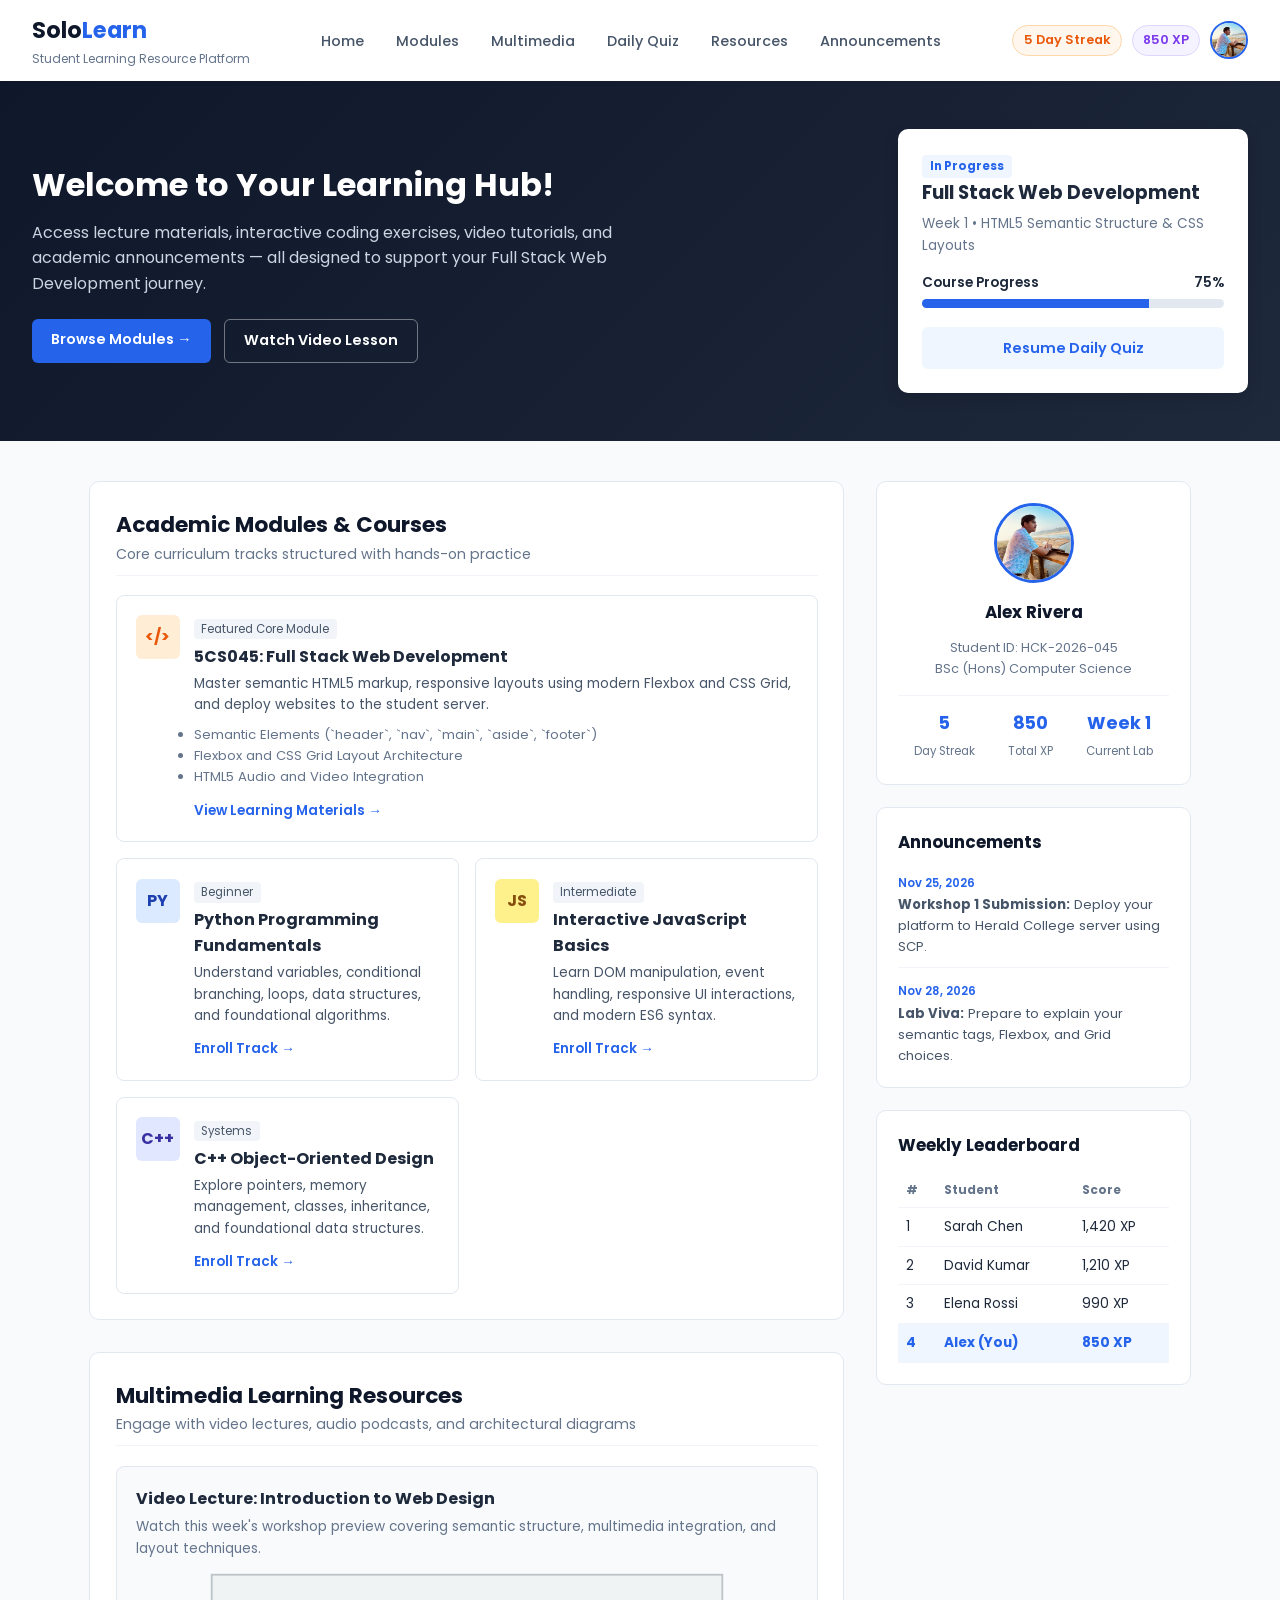
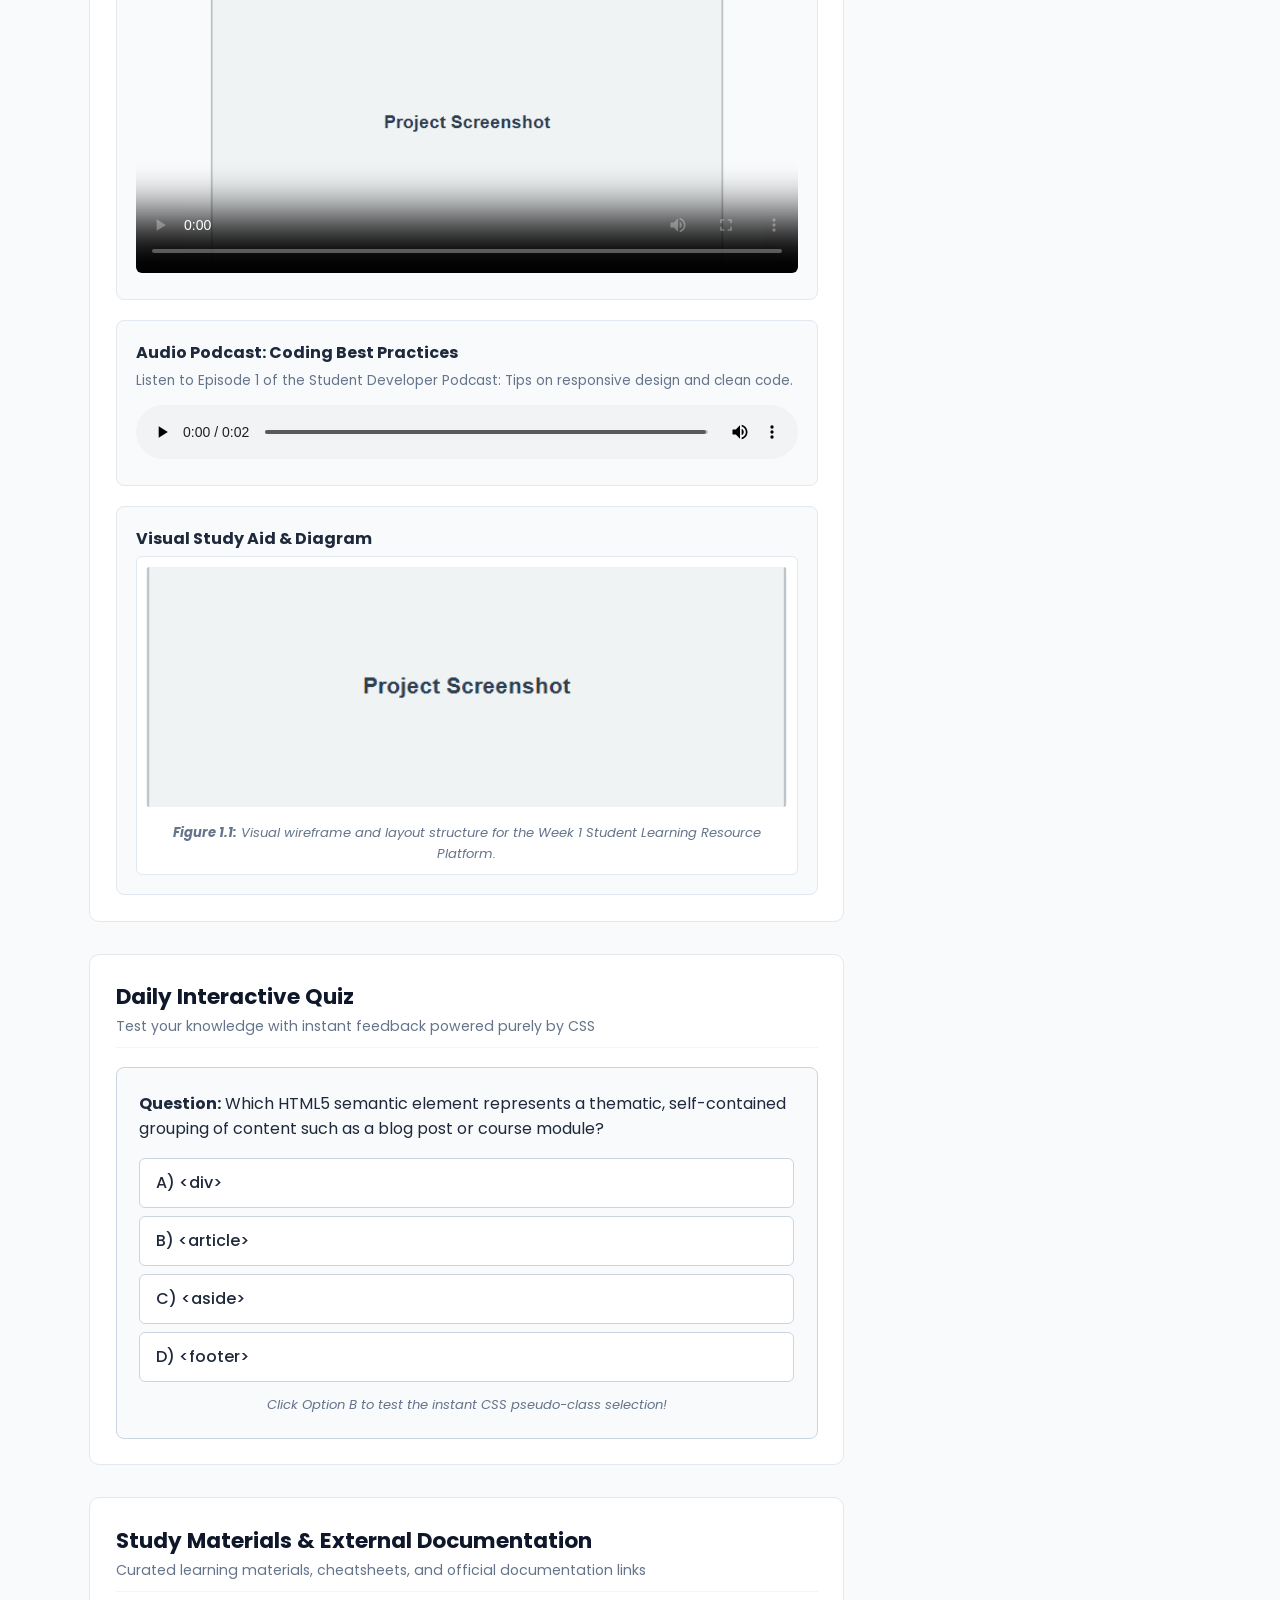
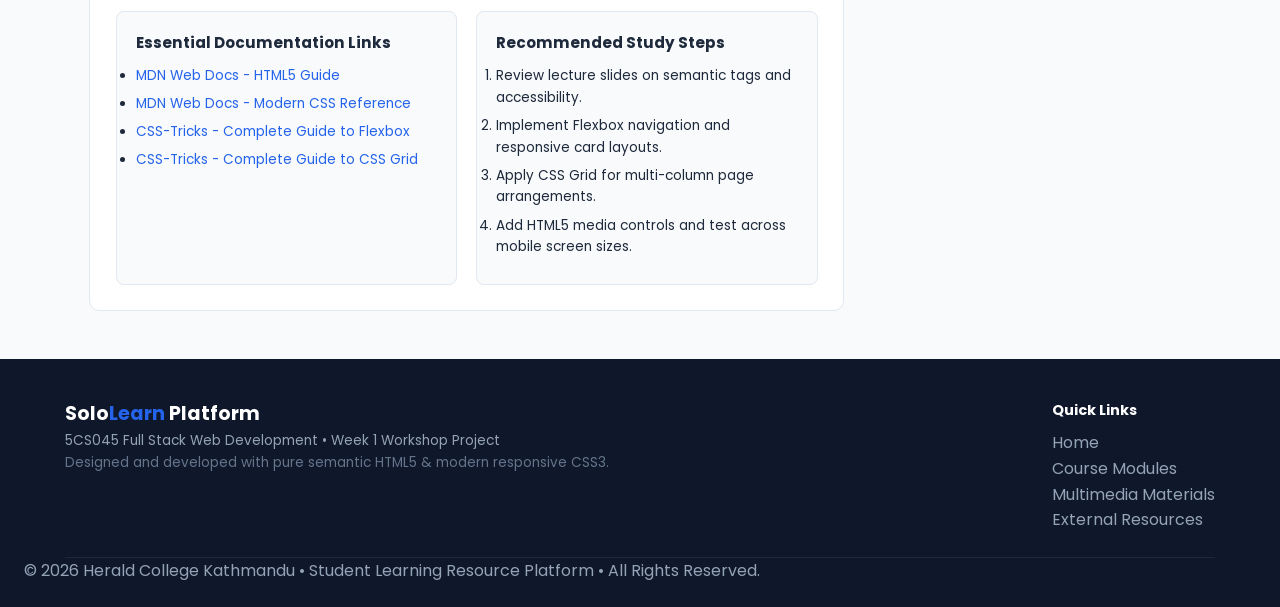
<file: index.html>
<!DOCTYPE html>
<html lang="en">

<head>
    <meta charset="UTF-8">
    <meta name="viewport" content="width=device-width, initial-scale=1.0">
    <title>SoloLearn - Student Learning Resource Platform</title>
    
    <link rel="icon" href="favicon.ico">
    
    <link rel="preconnect" href="https://fonts.googleapis.com">
    <link rel="preconnect" href="https://fonts.gstatic.com" crossorigin>
    <link href="https://fonts.googleapis.com/css2?family=Poppins:wght@300;400;500;600;700&display=swap"
        rel="stylesheet">
    
    <link rel="stylesheet" href="css/style.css">
</head>

<body>

    <header class="navbar">
        <div class="branding">
            <h1 class="logo">Solo<span>Learn</span></h1>
            <p class="tagline">Student Learning Resource Platform</p>
        </div>

        <nav class="nav-menu">
            <ul>
                <li><a href="#home">Home</a></li>
                <li><a href="#modules">Modules</a></li>
                <li><a href="#multimedia">Multimedia</a></li>
                <li><a href="#quiz">Daily Quiz</a></li>
                <li><a href="#resources">Resources</a></li>
                <li><a href="#announcements">Announcements</a></li>
            </ul>
        </nav>

        <div class="user-stats">
            <span class="stat-pill streak">5 Day Streak</span>
            <span class="stat-pill xp">850 XP</span>
            <img src="images/profile.jpg" alt="Student Profile Avatar" class="profile-thumb">
        </div>
    </header>

    <section class="hero-section" id="home">
        <div class="hero-content">
            <h2>Welcome to Your Learning Hub!</h2>
            <p>Access lecture materials, interactive coding exercises, video tutorials, and academic announcements — all
                designed to support your Full Stack Web Development journey.</p>
            <div class="hero-buttons">
                <a href="#modules" class="btn btn-primary">Browse Modules &rarr;</a>
                <a href="#multimedia" class="btn btn-outline">Watch Video Lesson</a>
            </div>
        </div>

        <div class="hero-card">
            <span class="badge">In Progress</span>
            <h3>Full Stack Web Development</h3>
            <p class="subtext">Week 1 &bull; HTML5 Semantic Structure &amp; CSS Layouts</p>

            <div class="progress-container">
                <div class="progress-info">
                    <span>Course Progress</span>
                    <span class="progress-num">75%</span>
                </div>
                <div class="progress-track">
                    <div class="progress-bar" style="width: 75%;"></div>
                </div>
            </div>
            <a href="#quiz" class="btn btn-card">Resume Daily Quiz</a>
        </div>
    </section>

    <div class="platform-layout">

        <main class="main-content">

            <section class="content-section" id="modules">
                <div class="section-header">
                    <h2>Academic Modules &amp; Courses</h2>
                    <p>Core curriculum tracks structured with hands-on practice</p>
                </div>

                <div class="modules-grid">

                    <article class="module-card featured-card">
                        <div class="module-icon html-color">&lt;/&gt;</div>
                        <div class="module-details">
                            <span class="tag">Featured Core Module</span>
                            <h3>5CS045: Full Stack Web Development</h3>
                            <p>Master semantic HTML5 markup, responsive layouts using modern Flexbox and CSS Grid, and
                                deploy websites to the student server.</p>
                            <ul class="module-topics">
                                <li>Semantic Elements (`header`, `nav`, `main`, `aside`, `footer`)</li>
                                <li>Flexbox and CSS Grid Layout Architecture</li>
                                <li>HTML5 Audio and Video Integration</li>
                            </ul>
                            <a href="#resources" class="module-link">View Learning Materials &rarr;</a>
                        </div>
                    </article>

                    
                    <article class="module-card">
                        <div class="module-icon python-color">PY</div>
                        <div class="module-details">
                            <span class="tag">Beginner</span>
                            <h3>Python Programming Fundamentals</h3>
                            <p>Understand variables, conditional branching, loops, data structures, and foundational
                                algorithms.</p>
                            <a href="#modules" class="module-link">Enroll Track &rarr;</a>
                        </div>
                    </article>

                    
                    <article class="module-card">
                        <div class="module-icon js-color">JS</div>
                        <div class="module-details">
                            <span class="tag">Intermediate</span>
                            <h3>Interactive JavaScript Basics</h3>
                            <p>Learn DOM manipulation, event handling, responsive UI interactions, and modern ES6
                                syntax.</p>
                            <a href="#modules" class="module-link">Enroll Track &rarr;</a>
                        </div>
                    </article>

                    
                    <article class="module-card">
                        <div class="module-icon cpp-color">C++</div>
                        <div class="module-details">
                            <span class="tag">Systems</span>
                            <h3>C++ Object-Oriented Design</h3>
                            <p>Explore pointers, memory management, classes, inheritance, and foundational data
                                structures.</p>
                            <a href="#modules" class="module-link">Enroll Track &rarr;</a>
                        </div>
                    </article>
                </div>
            </section>

            
            <section class="content-section" id="multimedia">
                <div class="section-header">
                    <h2>Multimedia Learning Resources</h2>
                    <p>Engage with video lectures, audio podcasts, and architectural diagrams</p>
                </div>

                <div class="media-container">

                    
                    <div class="media-box">
                        <h3>Video Lecture: Introduction to Web Design</h3>
                        <p class="media-desc">Watch this week's workshop preview covering semantic structure, multimedia
                            integration, and layout techniques.</p>
                        <div class="video-wrapper">
                            <video controls width="100%" poster="images/screenshot.png">
                                <source src="media/web-dev-intro.mp4" type="video/mp4">
                                Your browser does not support the HTML5 video element.
                            </video>
                        </div>
                    </div>

                    <div class="media-box">
                        <h3>Audio Podcast: Coding Best Practices</h3>
                        <p class="media-desc">Listen to Episode 1 of the Student Developer Podcast: Tips on responsive
                            design and clean code.</p>
                        <div class="audio-wrapper">
                            <audio controls class="audio-player">
                                <source src="media/podcast-ep1.mp3" type="audio/mpeg">
                                Your browser does not support the HTML5 audio element.
                            </audio>
                        </div>
                    </div>

                    <div class="media-box">
                        <h3>Visual Study Aid &amp; Diagram</h3>
                        <figure class="study-figure">
                            <img src="images/screenshot.png" alt="Screenshot preview of responsive student web layout"
                                class="figure-image">
                            <figcaption>
                                <strong>Figure 1.1:</strong> Visual wireframe and layout structure for the Week 1
                                Student Learning Resource Platform.
                            </figcaption>
                        </figure>
                    </div>

                </div>
            </section>

            <section class="content-section" id="quiz">
                <div class="section-header">
                    <h2>Daily Interactive Quiz</h2>
                    <p>Test your knowledge with instant feedback powered purely by CSS</p>
                </div>

                <div class="quiz-card">
                    <p class="quiz-question">
                        <strong>Question:</strong> Which HTML5 semantic element represents a thematic, self-contained
                        grouping of content such as a blog post or course module?
                    </p>

                    <form class="quiz-form" onsubmit="return false;">
                        
                        <input type="radio" id="q_a" name="quiz_opt" class="quiz-radio">
                        <label for="q_a" class="quiz-label wrong">A) &lt;div&gt;</label>

                        
                        <input type="radio" id="q_b" name="quiz_opt" class="quiz-radio">
                        <label for="q_b" class="quiz-label correct">B) &lt;article&gt;</label>

                        
                        <input type="radio" id="q_c" name="quiz_opt" class="quiz-radio">
                        <label for="q_c" class="quiz-label wrong">C) &lt;aside&gt;</label>

                        
                        <input type="radio" id="q_d" name="quiz_opt" class="quiz-radio">
                        <label for="q_d" class="quiz-label wrong">D) &lt;footer&gt;</label>

                        
                        <div class="feedback correct-alert">
                            <strong>Correct!</strong> The <code>&lt;article&gt;</code> element specifies
                            independent, self-contained content that can be distributed separately.
                        </div>
                        <div class="feedback wrong-alert">
                            <strong>Incorrect.</strong> Hint: Look for the tag meant for self-contained,
                            syndicate-ready posts or cards.
                        </div>
                    </form>
                    <p class="quiz-hint"><em>Click Option B to test the instant CSS pseudo-class
                            selection!</em></p>
                </div>
            </section>

            <section class="content-section" id="resources">
                <div class="section-header">
                    <h2>Study Materials &amp; External Documentation</h2>
                    <p>Curated learning materials, cheatsheets, and official documentation links</p>
                </div>

                <div class="resources-grid">

                    <div class="resource-card">
                        <h3>Essential Documentation Links</h3>
                        <ul class="resource-list">
                            <li><a href="https://developer.mozilla.org/en-US/docs/Web/HTML" target="_blank"
                                    rel="noopener">MDN Web Docs - HTML5 Guide</a></li>
                            <li><a href="https://developer.mozilla.org/en-US/docs/Web/CSS" target="_blank"
                                    rel="noopener">MDN Web Docs - Modern CSS Reference</a></li>
                            <li><a href="https://css-tricks.com/snippets/css/a-guide-to-flexbox/" target="_blank"
                                    rel="noopener">CSS-Tricks - Complete Guide to Flexbox</a></li>
                            <li><a href="https://css-tricks.com/snippets/css/complete-guide-grid/" target="_blank"
                                    rel="noopener">CSS-Tricks - Complete Guide to CSS Grid</a></li>
                        </ul>
                    </div>

                    <div class="resource-card">
                        <h3>Recommended Study Steps</h3>
                        <ol class="study-steps">
                            <li>Review lecture slides on semantic tags and accessibility.</li>
                            <li>Implement Flexbox navigation and responsive card layouts.</li>
                            <li>Apply CSS Grid for multi-column page arrangements.</li>
                            <li>Add HTML5 media controls and test across mobile screen sizes.</li>
                        </ol>
                    </div>
                </div>
            </section>

        </main>

        <aside class="sidebar">

            <div class="side-card profile-card">
                <img src="images/profile.jpg" alt="Photo of Student Alex Rivera" class="profile-img-lg">
                <h3>Alex Rivera</h3>
                <p class="student-id">Student ID: HCK-2026-045</p>
                <p class="student-course">BSc (Hons) Computer Science</p>

                <div class="profile-stats">
                    <div class="stat-cell">
                        <strong>5</strong>
                        <span>Day Streak</span>
                    </div>
                    <div class="stat-cell">
                        <strong>850</strong>
                        <span>Total XP</span>
                    </div>
                    <div class="stat-cell">
                        <strong>Week 1</strong>
                        <span>Current Lab</span>
                    </div>
                </div>
            </div>

            <div class="side-card" id="announcements">
                <h3>Announcements</h3>
                <ul class="announcement-list">
                    <li>
                        <span class="announcement-date">Nov 25, 2026</span>
                        <p><strong>Workshop 1 Submission:</strong> Deploy your platform to Herald College server using
                            SCP.</p>
                    </li>
                    <li>
                        <span class="announcement-date">Nov 28, 2026</span>
                        <p><strong>Lab Viva:</strong> Prepare to explain your semantic tags, Flexbox, and Grid choices.
                        </p>
                    </li>
                </ul>
            </div>

            <div class="side-card">
                <h3>Weekly Leaderboard</h3>
                <table class="leaderboard-table">
                    <thead>
                        <tr>
                            <th>#</th>
                            <th>Student</th>
                            <th>Score</th>
                        </tr>
                    </thead>
                    <tbody>
                        <tr>
                            <td>1</td>
                            <td>Sarah Chen</td>
                            <td>1,420 XP</td>
                        </tr>
                        <tr>
                            <td>2</td>
                            <td>David Kumar</td>
                            <td>1,210 XP</td>
                        </tr>
                        <tr>
                            <td>3</td>
                            <td>Elena Rossi</td>
                            <td>990 XP</td>
                        </tr>
                        <tr class="active-student">
                            <td>4</td>
                            <td>Alex (You)</td>
                            <td>850 XP</td>
                        </tr>
                    </tbody>
                </table>
            </div>

        </aside>

    </div>

    <footer class="app-footer">
        <div class="footer-container">
            <div class="footer-info">
                <h3>Solo<span>Learn</span> Platform</h3>
                <p>5CS045 Full Stack Web Development &bull; Week 1 Workshop Project</p>
                <p class="sub-credit">Designed and developed with pure semantic HTML5 &amp; modern responsive CSS3.</p>
            </div>
            <div class="footer-links">
                <h4>Quick Links</h4>
                <ul>
                    <li><a href="#home">Home</a></li>
                    <li><a href="#modules">Course Modules</a></li>
                    <li><a href="#multimedia">Multimedia Materials</a></li>
                    <li><a href="#resources">External Resources</a></li>
                </ul>
            </div>
        </div>
        <div class="footer-bottom">
            <p>&copy; 2026 Herald College Kathmandu &bull; Student Learning Resource Platform &bull; All Rights
                Reserved.</p>
        </div>
    </footer>

</body>

</html>
</file>
<file: css/style.css>
* {
    margin: 0;
    padding: 0;
    box-sizing: border-box;
}

body {
    font-family: 'Poppins', Arial, sans-serif;
    background-color: #f8fafc;
    color: #1e293b;
    line-height: 1.6;
}

a {
    text-decoration: none;
    color: inherit;
}

.navbar {
    display: flex;
    flex-direction: row;                     
    justify-content: space-between;          
    align-items: center;                     
    gap: 1.5rem;                             
    flex-wrap: wrap;                         
    background: #ffffff;
    padding: 0.8rem 2rem;
    box-shadow: 0 2px 4px rgba(0, 0, 0, 0.06);
    position: sticky;
    top: 0;
    z-index: 100;
}

.branding .logo { font-size: 1.4rem; color: #0f172a; }
.branding .logo span { color: #2563eb; }
.branding .tagline { font-size: 0.75rem; color: #64748b; }

.nav-menu ul {
    display: flex;
    align-items: center;
    gap: 0.8rem;
    flex-wrap: wrap;
    list-style: none;
}

.nav-menu a {
    font-size: 0.9rem;
    font-weight: 500;
    color: #475569;
    padding: 0.3rem 0.6rem;
    border-radius: 4px;
    transition: 0.2s;
}

.nav-menu a:hover {
    color: #2563eb;
    background: #eff6ff;
}

.user-stats {
    display: flex;
    align-items: center;
    gap: 0.6rem;
}

.stat-pill {
    padding: 0.25rem 0.65rem;
    border-radius: 20px;
    font-size: 0.8rem;
    font-weight: 600;
}

.streak { background: #fff7ed; color: #ea580c; border: 1px solid #fed7aa; }
.xp { background: #f5f3ff; color: #7c3aed; border: 1px solid #ddd6fe; }

.profile-thumb {
    width: 38px;
    height: 38px;
    border-radius: 50%;
    object-fit: cover;
    border: 2px solid #2563eb;
    transition: transform 0.2s;
}

.profile-thumb:hover { transform: scale(1.08); }

.hero-section {
    display: flex;
    justify-content: space-between;
    align-items: center;
    gap: 2rem;
    background: linear-gradient(135deg, #0f172a, #1e293b);
    color: #ffffff;
    padding: 3rem 2rem;
}

.hero-content { max-width: 580px; }
.hero-content h2 { font-size: 2rem; margin-bottom: 0.6rem; }
.hero-content p { color: #cbd5e1; margin-bottom: 1.4rem; }
.hero-buttons { display: flex; gap: 0.8rem; flex-wrap: wrap; }

.btn {
    display: inline-block;
    padding: 0.6rem 1.2rem;
    font-weight: 600;
    font-size: 0.9rem;
    border-radius: 6px;
    cursor: pointer;
    transition: 0.2s;
    text-align: center;
}

.btn-primary { background: #2563eb; color: #ffffff; }
.btn-primary:hover { background: #1d4ed8; }
.btn-outline { border: 1px solid rgba(255, 255, 255, 0.4); color: #ffffff; }
.btn-outline:hover { background: rgba(255, 255, 255, 0.1); }
.btn-card { width: 100%; background: #eff6ff; color: #2563eb; }
.btn-card:hover { background: #dbeafe; }

.hero-card {
    background: #ffffff;
    color: #1e293b;
    padding: 1.5rem;
    border-radius: 10px;
    width: 350px;
    box-shadow: 0 4px 15px rgba(0, 0, 0, 0.15);
}

.badge {
    background: #eff6ff;
    color: #2563eb;
    font-size: 0.72rem;
    font-weight: 700;
    padding: 0.2rem 0.5rem;
    border-radius: 4px;
}

.subtext { font-size: 0.85rem; color: #64748b; margin: 0.3rem 0 1rem; }

.progress-info {
    display: flex;
    justify-content: space-between;
    font-size: 0.85rem;
    font-weight: 600;
    margin-bottom: 0.3rem;
}

.progress-track {
    width: 100%;
    height: 9px;
    background: #e2e8f0;
    border-radius: 10px;
    overflow: hidden;
    margin-bottom: 1.2rem;
}

.progress-bar {
    height: 100%;
    background: #2563eb;
}

.platform-layout {
    max-width: 1150px;
    margin: 2.5rem auto;
    padding: 0 1.5rem;
    display: grid;
    grid-template-columns: 2.4fr 1fr;        
    gap: 2rem;                               
    align-items: start;
}

.main-content {
    display: flex;
    flex-direction: column;
    gap: 2rem;
}

.content-section {
    background: #ffffff;
    border: 1px solid #e2e8f0;
    border-radius: 10px;
    padding: 1.6rem;
}

.section-header {
    border-bottom: 1px solid #f1f5f9;
    padding-bottom: 0.6rem;
    margin-bottom: 1.2rem;
}

.section-header h2 { font-size: 1.35rem; color: #0f172a; }
.section-header p { font-size: 0.88rem; color: #64748b; }

.modules-grid {
    display: grid;
    grid-template-columns: repeat(2, 1fr);  
    gap: 1rem;
}

.featured-card {
    grid-column: span 2;                    
    background: #f0f7ff;
    border: 2px solid #bfdbfe;
}

.module-card {
    background: #ffffff;
    border: 1px solid #e2e8f0;
    border-radius: 8px;
    padding: 1.2rem;
    display: flex;
    gap: 0.9rem;
    transition: 0.2s;
}

.module-card:hover {
    transform: translateY(-3px);
    box-shadow: 0 4px 12px rgba(0, 0, 0, 0.08);
}

.module-icon {
    width: 44px;
    height: 44px;
    border-radius: 6px;
    display: flex;
    align-items: center;
    justify-content: center;
    font-weight: bold;
    flex-shrink: 0;
}

.html-color   { background: #ffedd5; color: #ea580c; }
.python-color { background: #dbeafe; color: #1e40af; }
.js-color     { background: #fef08a; color: #854d0e; }
.cpp-color    { background: #e0e7ff; color: #3730a3; }

.module-details h3 { font-size: 1rem; margin: 0.2rem 0; }
.module-details p { font-size: 0.85rem; color: #475569; margin-bottom: 0.5rem; }
.module-topics { font-size: 0.82rem; color: #64748b; margin-bottom: 0.6rem; }
.module-link { font-size: 0.85rem; color: #2563eb; font-weight: 600; }
.tag { background: #f1f5f9; color: #475569; font-size: 0.72rem; padding: 0.15rem 0.45rem; border-radius: 4px; }

.media-container {
    display: flex;
    flex-direction: column;
    gap: 1.2rem;
}

.media-box {
    background: #f8fafc;
    border: 1px solid #e2e8f0;
    border-radius: 8px;
    padding: 1.2rem;
}

.media-box h3 { font-size: 1rem; margin-bottom: 0.3rem; }
.media-desc { font-size: 0.85rem; color: #64748b; margin-bottom: 0.8rem; }
.video-wrapper video { width: 100%; max-height: 300px; border-radius: 6px; }
.audio-wrapper audio { width: 100%; }

.study-figure {
    background: #ffffff;
    border: 1px solid #e2e8f0;
    border-radius: 6px;
    padding: 0.6rem;
    text-align: center;
}

.figure-image { width: 100%; max-height: 240px; object-fit: cover; border-radius: 4px; }
figcaption { margin-top: 0.5rem; font-size: 0.82rem; color: #64748b; font-style: italic; }

.quiz-card {
    background: #f8fafc;
    border: 1px solid #cbd5e1;
    border-radius: 8px;
    padding: 1.4rem;
}

.quiz-question { font-size: 1rem; margin-bottom: 1rem; }
.quiz-radio { display: none; }

.quiz-label {
    display: block;
    background: #ffffff;
    border: 1px solid #cbd5e1;
    border-radius: 6px;
    padding: 0.7rem 1rem;
    margin-bottom: 0.5rem;
    cursor: pointer;
    font-weight: 500;
    transition: 0.2s;
}

.quiz-label:hover { border-color: #2563eb; background: #eff6ff; }

#q_b:checked + label.correct {
    background: #dcfce7;
    border-color: #22c55e;
    color: #15803d;
    font-weight: 600;
}

#q_a:checked + label.wrong,
#q_c:checked + label.wrong,
#q_d:checked + label.wrong {
    background: #fee2e2;
    border-color: #ef4444;
    color: #b91c1c;
}

.feedback {
    display: none;
    padding: 0.75rem;
    border-radius: 6px;
    margin-top: 0.8rem;
    font-size: 0.9rem;
}

.correct-alert { background: #dcfce7; border: 1px solid #86efac; color: #15803d; }
.wrong-alert { background: #fee2e2; border: 1px solid #fca5a5; color: #b91c1c; }

#q_b:checked ~ .correct-alert { display: block; }
#q_a:checked ~ .wrong-alert,
#q_c:checked ~ .wrong-alert,
#q_d:checked ~ .wrong-alert { display: block; }

.quiz-hint { font-size: 0.82rem; color: #64748b; text-align: center; margin-top: 0.8rem; }

.resources-grid {
    display: grid;
    grid-template-columns: 1fr 1fr;
    gap: 1.2rem;
}

.resource-card {
    background: #f8fafc;
    border: 1px solid #e2e8f0;
    border-radius: 8px;
    padding: 1.2rem;
}

.resource-card h3 { font-size: 0.95rem; margin-bottom: 0.6rem; }
.resource-list li, .study-steps li { margin-bottom: 0.4rem; font-size: 0.85rem; }
.resource-list a { color: #2563eb; }
.resource-list a:hover { text-decoration: underline; }

.sidebar {
    display: flex;
    flex-direction: column;
    gap: 1.4rem;
}

.side-card {
    background: #ffffff;
    border: 1px solid #e2e8f0;
    border-radius: 10px;
    padding: 1.3rem;
}

.side-card h3 { font-size: 1.05rem; margin-bottom: 0.8rem; color: #0f172a; }
.profile-card { text-align: center; }

.profile-img-lg {
    width: 80px;
    height: 80px;
    border-radius: 50%;
    object-fit: cover;
    border: 3px solid #2563eb;
    margin-bottom: 0.5rem;
}

.student-id, .student-course { font-size: 0.8rem; color: #64748b; }
.student-course { margin-bottom: 1rem; }

.profile-stats {
    display: flex;
    justify-content: space-around;
    border-top: 1px solid #f1f5f9;
    padding-top: 0.8rem;
}

.stat-cell strong { display: block; font-size: 1.1rem; color: #2563eb; }
.stat-cell span { font-size: 0.72rem; color: #64748b; }

.announcement-list { list-style: none; }
.announcement-list li { border-bottom: 1px solid #f1f5f9; padding-bottom: 0.6rem; margin-bottom: 0.6rem; }
.announcement-list li:last-child { border: none; margin: 0; padding: 0; }
.announcement-date { font-size: 0.72rem; color: #2563eb; font-weight: 600; }
.announcement-list p { font-size: 0.82rem; color: #475569; }

.leaderboard-table { width: 100%; border-collapse: collapse; font-size: 0.85rem; }
.leaderboard-table th, .leaderboard-table td { padding: 0.5rem; border-bottom: 1px solid #f1f5f9; text-align: left; }
.leaderboard-table th { color: #64748b; font-size: 0.75rem; }
.active-student { background: #eff6ff; font-weight: bold; color: #2563eb; }

.app-footer {
    background: #0f172a;
    color: #94a3b8;
    padding: 2.5rem 1.5rem 1.5rem;
    margin-top: 3rem;
}

.footer-container {
    max-width: 1150px;
    margin: 0 auto;
    display: flex;
    justify-content: space-between;
    gap: 2rem;
    flex-wrap: wrap;
    border-bottom: 1px solid #1e293b;
    padding-bottom: 1.5rem;
}

.footer-info h3 { color: #ffffff; font-size: 1.2rem; }
.footer-info h3 span { color: #2563eb; }
.footer-info p { font-size: 0.85rem; }
.sub-credit { color: #64748b; font-size: 0.78rem; }
.footer-links h4 { color: #ffffff; font-size: 0.9rem; margin-bottom: 0.5rem; }
.footer-links ul { list-style: none; }
.footer-links li { margin-ks a { font-size: 0.82rem; }
.footer-links a:hover { color: #ffffff; }
.footer-bottom { text-align: center; font-size: 0.8rem; margin-top: 1.2rem; color: #64748b; }

@media (max-width: 992px) {
    .platform-layout { grid-template-columns: 1fr; }   
    .hero-section { flex-direction: column; text-align: center; }
    .hero-buttons { justify-content: center; }
    .hero-card { width: 100%; max-width: 440px; }
}

@media (max-width: 768px) {
    .navbar { flex-direction: column; align-items: flex-start; padding: 1rem; }
    .nav-menu ul { flex-direction: column; align-items: flex-start; width: 100%; gap: 0.2rem; }
    .user-stats { width: 100%; justify-content: space-between; margin-top: 0.4rem; }
    .modules-grid { grid-template-columns: 1fr; }       
    .featured-card { grid-column: span 1; }             
    .resources-grid { grid-template-columns: 1fr; }
    .footer-container { flex-direction: column; gap: 1.2rem; }
}
</file>
